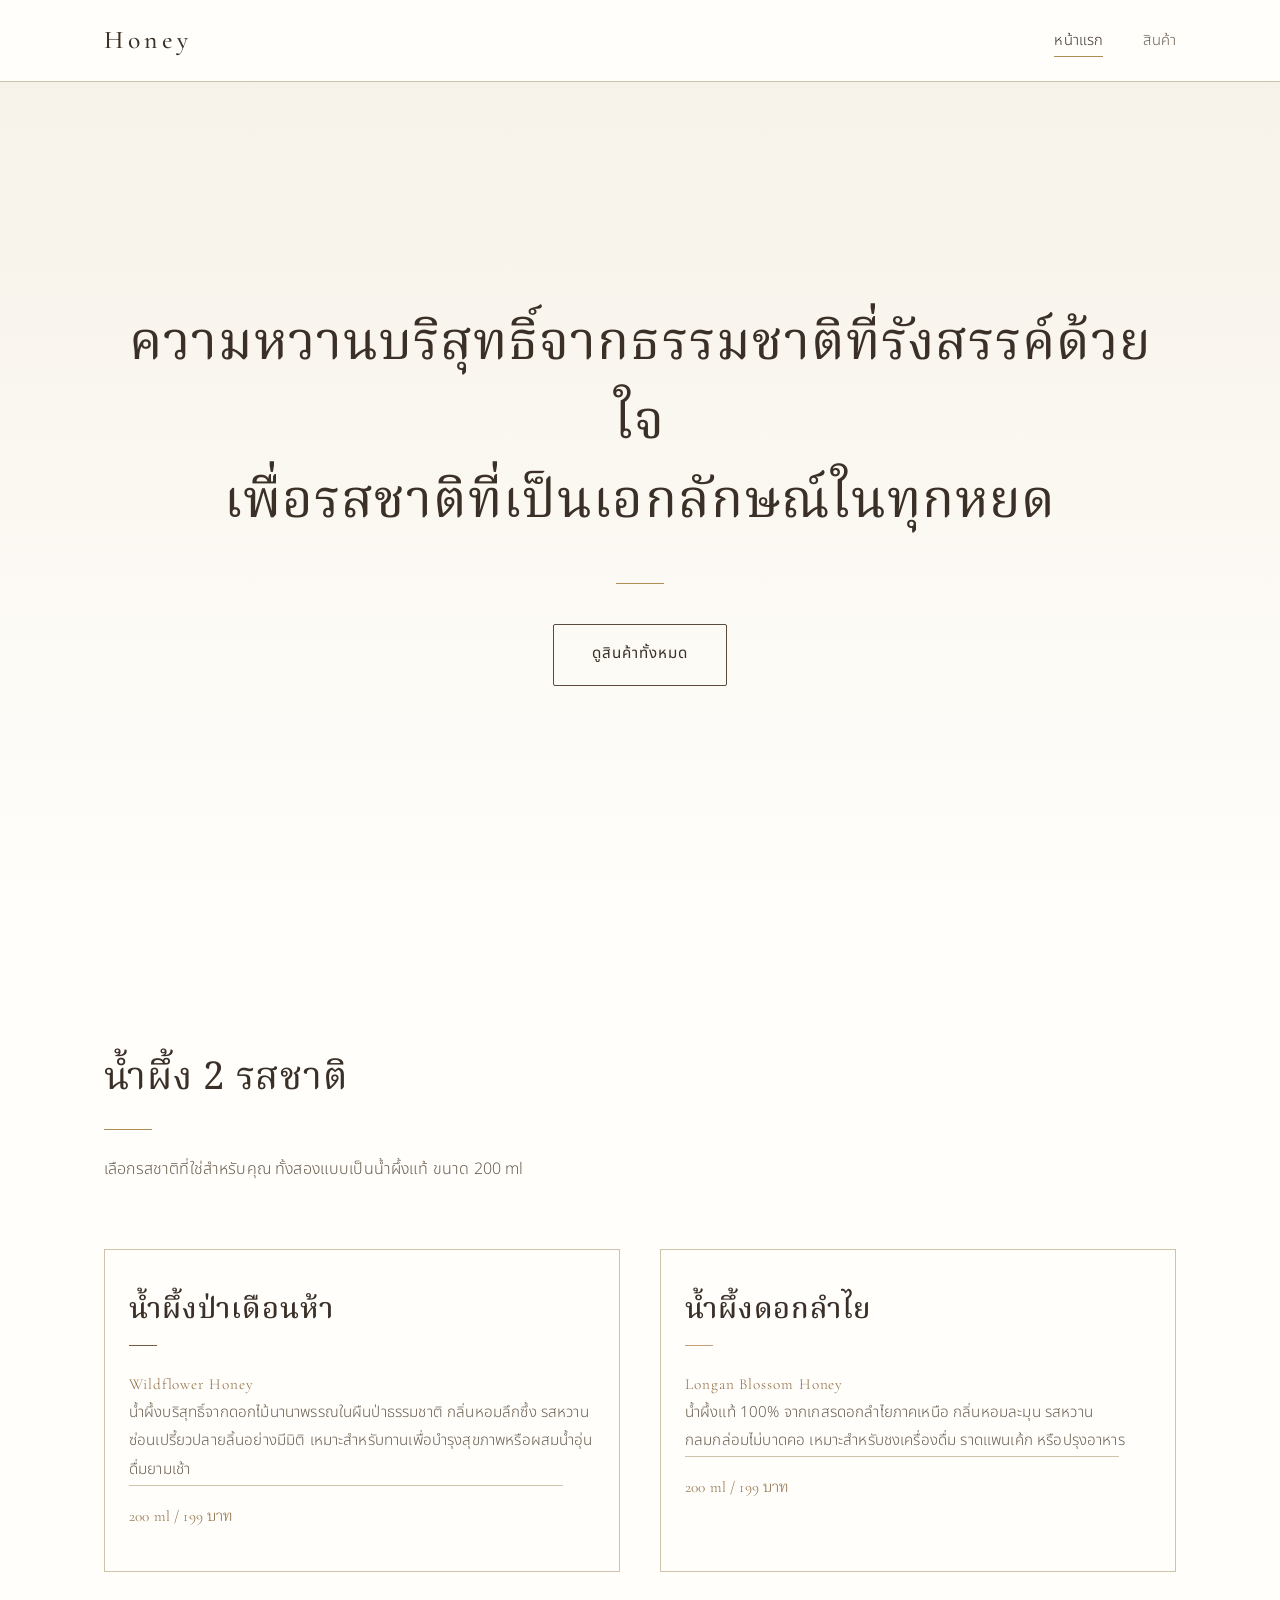
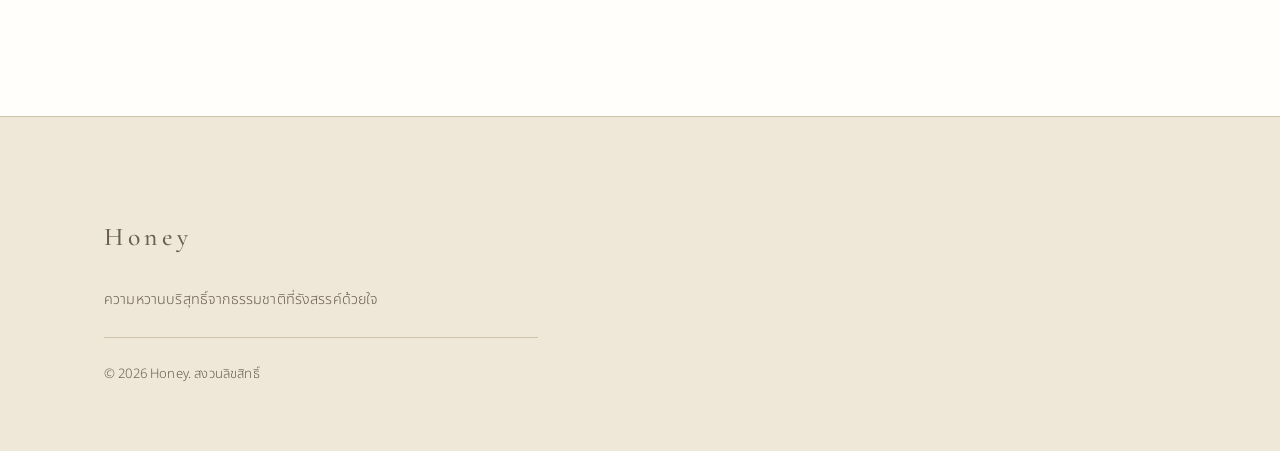
<file: index.html>
<!DOCTYPE html>
<html lang="th">
<head>
  <meta charset="UTF-8">
  <meta name="viewport" content="width=device-width, initial-scale=1">
  <title>Honey — ความหวานบริสุทธิ์จากธรรมชาติ</title>
  <meta name="description" content="Honey น้ำผึ้งแท้จากธรรมชาติ น้ำผึ้งดอกลำไยและน้ำผึ้งป่าเดือนห้า ขนาด 200 ml">
  <link rel="stylesheet" href="style.css">
</head>
<body>

  <header class="site-header">
    <div class="container">
      <a href="index.html" class="brand-name">Honey</a>
      <nav aria-label="เมนูหลัก">
        <ul class="nav">
          <li><a href="index.html" aria-current="page">หน้าแรก</a></li>
          <li><a href="product.html">สินค้า</a></li>
        </ul>
      </nav>
    </div>
  </header>

  <main>
    <section class="hero hero--full">
      <div class="container">
        <h1>
          <span>ความหวานบริสุทธิ์จากธรรมชาติที่รังสรรค์ด้วยใจ</span>
          <span>เพื่อรสชาติที่เป็นเอกลักษณ์ในทุกหยด</span>
        </h1>
        <hr class="rule">
        <a href="product.html" class="btn">ดูสินค้าทั้งหมด</a>
      </div>
    </section>

    <section class="section" id="flavors">
      <div class="container">
        <div class="section-head">
          <h2>น้ำผึ้ง 2 รสชาติ</h2>
          <hr class="rule">
          <p>เลือกรสชาติที่ใช่สำหรับคุณ ทั้งสองแบบเป็นน้ำผึ้งแท้ ขนาด 200 ml</p>
        </div>

        <div class="grid grid--2">
          <a class="mood-card" data-mood="confident" href="product.html?mood=confident">
            <h3 class="mood-card__name">น้ำผึ้งป่าเดือนห้า</h3>
            <p class="mood-card__sub">Wildflower Honey</p>
            <p>น้ำผึ้งบริสุทธิ์จากดอกไม้นานาพรรณในผืนป่าธรรมชาติ กลิ่นหอมลึกซึ้ง รสหวานซ่อนเปรี้ยวปลายลิ้นอย่างมีมิติ เหมาะสำหรับทานเพื่อบำรุงสุขภาพหรือผสมน้ำอุ่นดื่มยามเช้า</p>
            <p class="mood-card__meta">200 ml / 199 บาท</p>
          </a>

          <a class="mood-card" data-mood="sweet" href="product.html?mood=sweet">
            <h3 class="mood-card__name">น้ำผึ้งดอกลำไย</h3>
            <p class="mood-card__sub">Longan Blossom Honey</p>
            <p>น้ำผึ้งแท้ 100% จากเกสรดอกลำไยภาคเหนือ กลิ่นหอมละมุน รสหวานกลมกล่อมไม่บาดคอ เหมาะสำหรับชงเครื่องดื่ม ราดแพนเค้ก หรือปรุงอาหาร</p>
            <p class="mood-card__meta">200 ml / 199 บาท</p>
          </a>
        </div>
      </div>
    </section>
  </main>

  <footer class="site-footer">
    <div class="container">
      <p class="brand-name">Honey</p>
      <p>ความหวานบริสุทธิ์จากธรรมชาติที่รังสรรค์ด้วยใจ</p>
      <p class="footer-note">&copy; 2026 Honey. สงวนลิขสิทธิ์</p>
    </div>
  </footer>

  <script src="script.js"></script>
</body>
</html>
</file>
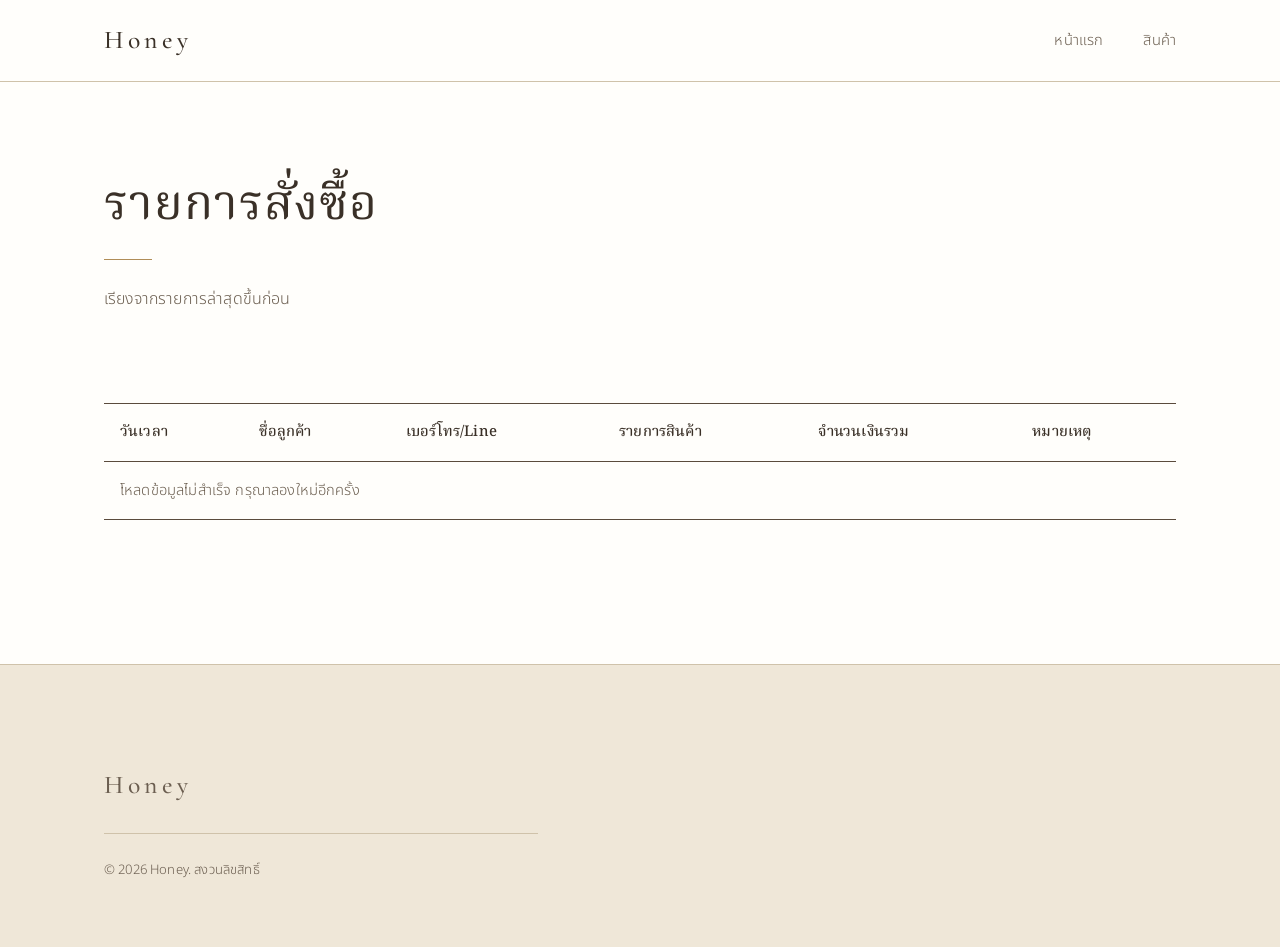
<file: admin.html>
<!DOCTYPE html>
<html lang="th">
<head>
  <meta charset="UTF-8">
  <meta name="viewport" content="width=device-width, initial-scale=1">
  <meta name="robots" content="noindex, nofollow">
  <title>รายการสั่งซื้อ — Honey</title>
  <link rel="stylesheet" href="style.css">
</head>
<body>

  <header class="site-header">
    <div class="container">
      <a href="index.html" class="brand-name">Honey</a>
      <nav aria-label="เมนูหลัก">
        <ul class="nav">
          <li><a href="index.html">หน้าแรก</a></li>
          <li><a href="product.html">สินค้า</a></li>
        </ul>
      </nav>
    </div>
  </header>

  <main>
    <section class="page-head">
      <div class="container">
        <h1>รายการสั่งซื้อ</h1>
        <hr class="rule">
        <p>เรียงจากรายการล่าสุดขึ้นก่อน</p>
      </div>
    </section>

    <section class="section" style="padding-top: 0;">
      <div class="container">
        <div class="table-wrap">
          <table id="ordersTable" class="data-table">
            <thead>
              <tr>
                <th scope="col">วันเวลา</th>
                <th scope="col">ชื่อลูกค้า</th>
                <th scope="col">เบอร์โทร/Line</th>
                <th scope="col">รายการสินค้า</th>
                <th scope="col">จำนวนเงินรวม</th>
                <th scope="col">หมายเหตุ</th>
              </tr>
            </thead>
            <tbody></tbody>
          </table>
        </div>
      </div>
    </section>
  </main>

  <footer class="site-footer">
    <div class="container">
      <p class="brand-name">Honey</p>
      <p class="footer-note">&copy; 2026 Honey. สงวนลิขสิทธิ์</p>
    </div>
  </footer>

  <script src="script.js"></script>
</body>
</html>
</file>
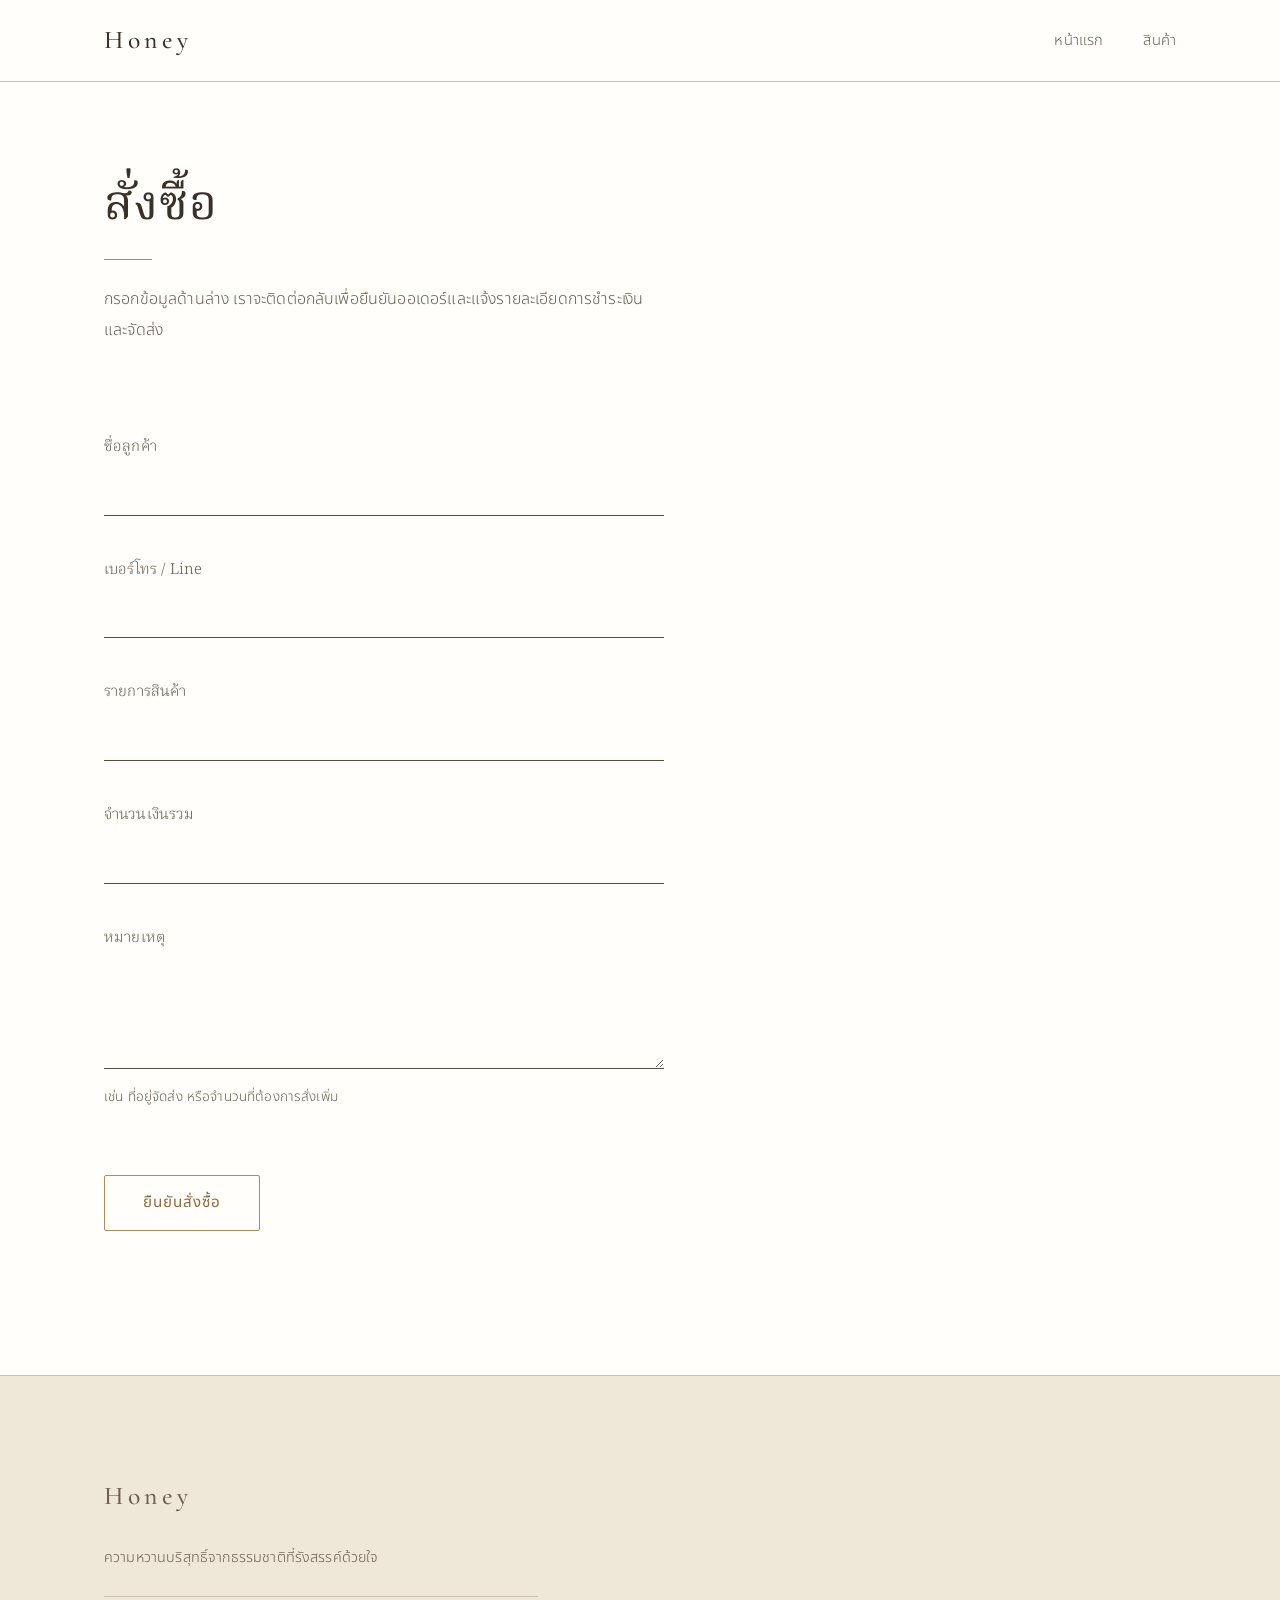
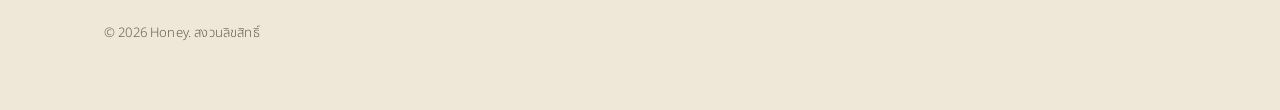
<file: order.html>
<!DOCTYPE html>
<html lang="th">
<head>
  <meta charset="UTF-8">
  <meta name="viewport" content="width=device-width, initial-scale=1">
  <title>สั่งซื้อ — Honey</title>
  <link rel="stylesheet" href="style.css">
</head>
<body>

  <header class="site-header">
    <div class="container">
      <a href="index.html" class="brand-name">Honey</a>
      <nav aria-label="เมนูหลัก">
        <ul class="nav">
          <li><a href="index.html">หน้าแรก</a></li>
          <li><a href="product.html">สินค้า</a></li>
        </ul>
      </nav>
    </div>
  </header>

  <main>
    <section class="page-head">
      <div class="container">
        <h1>สั่งซื้อ</h1>
        <hr class="rule">
        <p>กรอกข้อมูลด้านล่าง เราจะติดต่อกลับเพื่อยืนยันออเดอร์และแจ้งรายละเอียดการชำระเงินและจัดส่ง</p>
      </div>
    </section>

    <section class="section" style="padding-top: 0;">
      <div class="container">
        <form id="orderForm" class="form-wrap">
          <div class="form-field">
            <label for="customerName">ชื่อลูกค้า</label>
            <input type="text" id="customerName" name="customerName" autocomplete="name" required>
          </div>

          <div class="form-field">
            <label for="contact">เบอร์โทร / Line</label>
            <input type="text" id="contact" name="contact" autocomplete="tel" required>
          </div>

          <div class="form-field">
            <label for="items">รายการสินค้า</label>
            <input type="text" id="items" name="items" required>
          </div>

          <div class="form-field">
            <label for="total">จำนวนเงินรวม</label>
            <input type="text" id="total" name="total" required>
          </div>

          <div class="form-field">
            <label for="note">หมายเหตุ</label>
            <textarea id="note" name="note" rows="3"></textarea>
            <p class="form-hint">เช่น ที่อยู่จัดส่ง หรือจำนวนที่ต้องการสั่งเพิ่ม</p>
          </div>

          <div class="form-actions">
            <button type="submit" class="btn btn--gold">ยืนยันสั่งซื้อ</button>
          </div>
        </form>
      </div>
    </section>
  </main>

  <footer class="site-footer">
    <div class="container">
      <p class="brand-name">Honey</p>
      <p>ความหวานบริสุทธิ์จากธรรมชาติที่รังสรรค์ด้วยใจ</p>
      <p class="footer-note">&copy; 2026 Honey. สงวนลิขสิทธิ์</p>
    </div>
  </footer>

  <script src="script.js"></script>
</body>
</html>
</file>
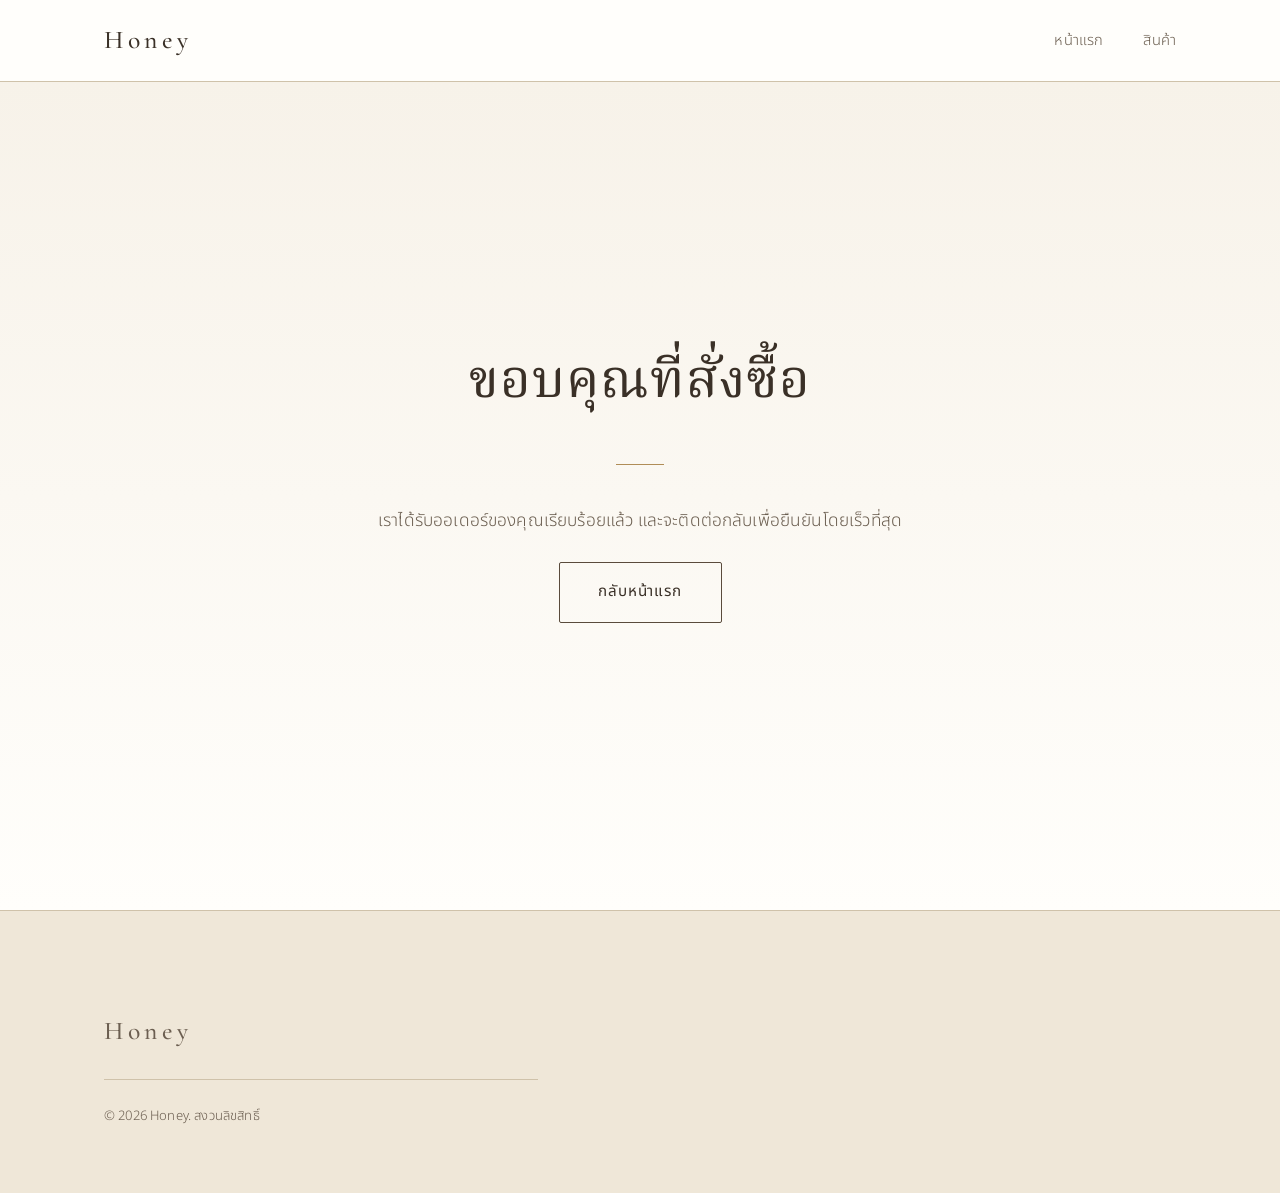
<file: thankyou.html>
<!DOCTYPE html>
<html lang="th">
<head>
  <meta charset="UTF-8">
  <meta name="viewport" content="width=device-width, initial-scale=1">
  <title>ขอบคุณ — Honey</title>
  <link rel="stylesheet" href="style.css">
</head>
<body>

  <header class="site-header">
    <div class="container">
      <a href="index.html" class="brand-name">Honey</a>
      <nav aria-label="เมนูหลัก">
        <ul class="nav">
          <li><a href="index.html">หน้าแรก</a></li>
          <li><a href="product.html">สินค้า</a></li>
        </ul>
      </nav>
    </div>
  </header>

  <main>
    <section class="hero hero--full">
      <div class="container text-center">
        <h1>ขอบคุณที่สั่งซื้อ</h1>
        <hr class="rule">
        <p>เราได้รับออเดอร์ของคุณเรียบร้อยแล้ว และจะติดต่อกลับเพื่อยืนยันโดยเร็วที่สุด</p>
        <p><a href="index.html" class="btn">กลับหน้าแรก</a></p>
      </div>
    </section>
  </main>

  <footer class="site-footer">
    <div class="container">
      <p class="brand-name">Honey</p>
      <p class="footer-note">&copy; 2026 Honey. สงวนลิขสิทธิ์</p>
    </div>
  </footer>

  <script src="script.js"></script>
</body>
</html>
</file>
<file: style.css>
/* =========================================================
   Honey — Premium Minimal Theme
   โทน: ขาว · ครีม · เบจเข้ม  |  accent: ทอง/บรอนซ์อ่อน
   ========================================================= */

@import url("https://fonts.googleapis.com/css2?family=Cormorant+Garamond:ital,wght@0,400;0,500;0,600;1,400&family=Noto+Serif+Thai:wght@300;400;500;600&family=Noto+Sans+Thai:wght@300;400;500&display=swap");

/* ---------- Design tokens ---------- */
:root {
  /* พื้นหลัง */
  --white: #fffefb;
  --cream: #f7f2e9;
  --cream-deep: #efe7d8;
  --beige: #d9ccb4;

  /* ตัวอักษร / เส้น */
  --ink: #3a3027;          /* น้ำตาลเข้มนุ่ม ใช้แทนดำ */
  --ink-soft: #6b5e50;
  --line: #cfc2aa;
  --line-dark: #5a4b3c;    /* เส้นบางสีเข้มนุ่มตา */

  /* accent ทอง/บรอนซ์อ่อน */
  --gold: #b08d57;
  --gold-soft: #cfb27f;
  --bronze: #8c6a3f;

  /* mood — แตะเบาๆ เฉพาะจุดเล็กๆ / เส้นใต้หัวข้อ */
  --mood-fresh: #8fa08a;
  --mood-sweet: #c9a27c;
  --mood-confident: #7a5c43;
  --mood-romance: #b58a86;

  /* ฟอนต์ */
  --font-serif: "Cormorant Garamond", "Noto Serif Thai", Georgia, serif;
  --font-serif-th: "Noto Serif Thai", "Cormorant Garamond", Georgia, serif;
  --font-sans: "Noto Sans Thai", "Helvetica Neue", Arial, sans-serif;

  /* spacing */
  --space-1: 0.5rem;
  --space-2: 1rem;
  --space-3: 1.5rem;
  --space-4: 2.5rem;
  --space-5: 4rem;
  --space-6: 6rem;
  --space-7: 9rem;

  --container: 1120px;
  --radius: 2px;
  --hairline: 1px;
  --ease: cubic-bezier(0.2, 0.6, 0.2, 1);
}

/* ---------- Reset / base ---------- */
*,
*::before,
*::after { box-sizing: border-box; }

html {
  scroll-behavior: smooth;
  -webkit-text-size-adjust: 100%;
}

body {
  margin: 0;
  background: var(--white);
  color: var(--ink);
  font-family: var(--font-sans);
  font-weight: 300;
  font-size: 1rem;
  line-height: 1.9;
  letter-spacing: 0.01em;
  -webkit-font-smoothing: antialiased;
}

img { max-width: 100%; display: block; }

a {
  color: inherit;
  text-decoration: none;
}

::selection { background: var(--beige); color: var(--ink); }

:focus-visible {
  outline: 1px solid var(--gold);
  outline-offset: 4px;
}

/* ---------- Typography ---------- */
h1, h2, h3, h4 {
  font-family: var(--font-serif-th);
  font-weight: 400;
  line-height: 1.35;
  letter-spacing: 0.02em;
  margin: 0 0 var(--space-3);
  color: var(--ink);
}

h1 { font-size: clamp(2.4rem, 5.5vw, 4.2rem); line-height: 1.2; }
h2 { font-size: clamp(1.7rem, 3.2vw, 2.4rem); }
h3 { font-size: 1.3rem; }
h4 { font-size: 1.05rem; }

p {
  margin: 0 0 var(--space-3);
  color: var(--ink-soft);
  max-width: 62ch;
}

.brand-name {
  font-family: var(--font-serif);
  font-weight: 500;
  font-size: 1.6rem;
  letter-spacing: 0.18em;
}

.lead {
  font-family: var(--font-serif-th);
  font-size: 1.15rem;
  color: var(--ink-soft);
}

.text-gold { color: var(--gold); }
.text-center { text-align: center; }
.text-center p { margin-left: auto; margin-right: auto; }

/* เส้นทองสั้นๆ ใต้หัวข้อ */
.rule {
  display: block;
  width: 48px;
  height: var(--hairline);
  background: var(--gold);
  margin: var(--space-3) 0;
  border: 0;
}
.text-center .rule { margin-left: auto; margin-right: auto; }

/* ---------- Layout ---------- */
.container {
  width: 100%;
  max-width: var(--container);
  margin: 0 auto;
  padding: 0 var(--space-3);
}

.section {
  padding: var(--space-7) 0;
}
.section--cream { background: var(--cream); }
.section--deep  { background: var(--cream-deep); }

.section-head {
  margin-bottom: var(--space-5);
}

.grid {
  display: grid;
  gap: var(--space-5) var(--space-4);
}
.grid--2 { grid-template-columns: repeat(2, 1fr); }
.grid--3 { grid-template-columns: repeat(3, 1fr); }

/* ---------- Header / Nav ---------- */
.site-header {
  position: sticky;
  top: 0;
  z-index: 50;
  background: rgba(255, 254, 251, 0.92);
  backdrop-filter: blur(8px);
  border-bottom: var(--hairline) solid var(--line);
}

.site-header .container {
  display: flex;
  align-items: center;
  justify-content: space-between;
  padding-top: var(--space-2);
  padding-bottom: var(--space-2);
}

.nav {
  display: flex;
  gap: var(--space-4);
  list-style: none;
  margin: 0;
  padding: 0;
}

.nav a {
  font-size: 0.92rem;
  color: var(--ink-soft);
  padding-bottom: 4px;
  border-bottom: var(--hairline) solid transparent;
  transition: color 0.3s var(--ease), border-color 0.3s var(--ease);
}
.nav a:hover,
.nav a[aria-current="page"] {
  color: var(--ink);
  border-color: var(--gold);
}

/* ---------- Hero ---------- */
.hero {
  padding: var(--space-7) 0 var(--space-6);
  background: linear-gradient(180deg, var(--cream) 0%, var(--white) 100%);
}
.hero .container {
  display: grid;
  grid-template-columns: 1.1fr 0.9fr;
  gap: var(--space-5);
  align-items: center;
}
.hero p { font-size: 1.08rem; }

/* ---------- Buttons — เส้นบาง ไม่ฉูดฉาด ---------- */
.btn {
  display: inline-block;
  font-family: var(--font-sans);
  font-size: 0.95rem;
  font-weight: 400;
  letter-spacing: 0.06em;
  color: var(--ink);
  background: transparent;
  border: var(--hairline) solid var(--line-dark);
  border-radius: var(--radius);
  padding: 0.95rem 2.4rem;
  cursor: pointer;
  transition: background 0.35s var(--ease), color 0.35s var(--ease),
              border-color 0.35s var(--ease);
}
.btn:hover {
  background: var(--ink);
  color: var(--cream);
  border-color: var(--ink);
}

.btn--gold {
  border-color: var(--gold);
  color: var(--bronze);
}
.btn--gold:hover {
  background: var(--gold);
  border-color: var(--gold);
  color: var(--white);
}

.btn--text {
  border: 0;
  padding: 0 0 4px;
  border-bottom: var(--hairline) solid var(--gold);
  border-radius: 0;
}
.btn--text:hover {
  background: transparent;
  color: var(--bronze);
}

/* ---------- Mood filter ---------- */
.filters {
  display: flex;
  flex-wrap: wrap;
  gap: var(--space-3) var(--space-4);
  margin-bottom: var(--space-5);
}

.filter {
  display: inline-flex;
  align-items: center;
  gap: 0.6rem;
  font-family: var(--font-sans);
  font-size: 0.95rem;
  color: var(--ink-soft);
  background: none;
  border: 0;
  border-bottom: var(--hairline) solid transparent;
  padding: 0 0 4px;
  cursor: pointer;
  transition: color 0.3s var(--ease), border-color 0.3s var(--ease);
}
.filter:hover,
.filter.is-active {
  color: var(--ink);
  border-color: var(--line-dark);
}

/* ---------- Mood dot — จุดเล็กๆ เท่านั้น ---------- */
.mood-dot {
  display: inline-block;
  width: 7px;
  height: 7px;
  border-radius: 50%;
  background: var(--mood, var(--gold));
  flex-shrink: 0;
}

[data-mood="fresh"]     { --mood: var(--mood-fresh); }
[data-mood="sweet"]     { --mood: var(--mood-sweet); }
[data-mood="confident"] { --mood: var(--mood-confident); }
[data-mood="romance"]   { --mood: var(--mood-romance); }

/* ---------- Product card ---------- */
.card {
  background: transparent;           /* ไม่ทาสีพื้นการ์ดตาม mood */
  border: 0;
  display: flex;
  flex-direction: column;
}

.card__media {
  background: var(--cream);
  border: var(--hairline) solid var(--line);
  aspect-ratio: 4 / 5;
  overflow: hidden;
  margin-bottom: var(--space-3);
}
.card__media img {
  width: 100%;
  height: 100%;
  object-fit: cover;
  transition: transform 0.9s var(--ease);
}
.card:hover .card__media img { transform: scale(1.03); }

.card__mood {
  display: flex;
  align-items: center;
  gap: 0.6rem;
  font-size: 0.85rem;
  color: var(--ink-soft);
  margin-bottom: var(--space-1);
}

.card__title {
  font-size: 1.3rem;
  margin-bottom: var(--space-1);
}

/* เส้นสั้นใต้ชื่อสินค้า รับสีจาก mood แบบบางเบา */
.card__title::after {
  content: "";
  display: block;
  width: 28px;
  height: var(--hairline);
  background: var(--mood, var(--gold));
  margin-top: var(--space-2);
}

.card__desc {
  font-size: 0.95rem;
  margin-bottom: var(--space-2);
}

.card__meta {
  display: flex;
  justify-content: space-between;
  align-items: baseline;
  margin-top: auto;
  padding-top: var(--space-2);
  border-top: var(--hairline) solid var(--line);
  font-size: 0.9rem;
  color: var(--ink-soft);
}

.price {
  font-family: var(--font-serif);
  font-size: 1.35rem;
  font-weight: 500;
  color: var(--bronze);
  letter-spacing: 0.04em;
}

/* ---------- Feature / value blocks ---------- */
.feature {
  padding-top: var(--space-3);
  border-top: var(--hairline) solid var(--line-dark);
}
.feature .mood-dot { margin-bottom: var(--space-2); }

/* ---------- Form ---------- */
input,
textarea,
select {
  width: 100%;
  font-family: var(--font-sans);
  font-size: 1rem;
  font-weight: 300;
  color: var(--ink);
  background: transparent;
  border: 0;
  border-bottom: var(--hairline) solid var(--line-dark);
  border-radius: 0;
  padding: 0.8rem 0;
  transition: border-color 0.3s var(--ease);
}
input:focus,
textarea:focus,
select:focus {
  outline: none;
  border-color: var(--gold);
}
::placeholder { color: var(--beige); }

/* ---------- Footer ---------- */
.site-footer {
  background: var(--cream-deep);
  border-top: var(--hairline) solid var(--line);
  padding: var(--space-6) 0 var(--space-4);
  font-size: 0.9rem;
  color: var(--ink-soft);
}
.site-footer .grid { margin-bottom: var(--space-5); }
.site-footer a:hover { color: var(--bronze); }
.footer-note {
  padding-top: var(--space-3);
  border-top: var(--hairline) solid var(--line);
  font-size: 0.82rem;
}

/* ---------- Responsive ---------- */
@media (max-width: 960px) {
  .section { padding: var(--space-6) 0; }
  .grid--3 { grid-template-columns: repeat(2, 1fr); }
  .hero .container { grid-template-columns: 1fr; }
}

@media (max-width: 640px) {
  :root { --space-5: 3rem; --space-6: 4rem; --space-7: 5rem; }

  body { line-height: 1.85; }
  .container { padding: 0 var(--space-2); }

  .grid--2,
  .grid--3 { grid-template-columns: 1fr; }

  .site-header .container { flex-direction: column; gap: var(--space-2); }
  .nav { gap: var(--space-3); flex-wrap: wrap; justify-content: center; }

  .btn { width: 100%; text-align: center; }
  .btn--text { width: auto; }

  .filters { gap: var(--space-2) var(--space-3); }
}

/* ---------- Reduced motion ---------- */
@media (prefers-reduced-motion: reduce) {
  html { scroll-behavior: auto; }
  *, *::before, *::after {
    transition-duration: 0.01ms !important;
    animation-duration: 0.01ms !important;
  }
}


/* =========================================================
   หน้าแรก / หน้าสินค้า — ส่วนเพิ่มเติม
   ========================================================= */

.site-header .brand-name { color: var(--ink); }

/* Hero เต็มจอแรก */
.hero--full {
  display: flex;
  align-items: center;
  min-height: calc(100vh - 4.5rem);
  min-height: calc(100svh - 4.5rem);
  padding: var(--space-6) 0;
}
.hero--full .container {
  display: block;
  text-align: center;
}
.hero--full h1 {
  font-size: clamp(1.9rem, 4.4vw, 3.3rem);
  line-height: 1.5;
  max-width: 20em;
  margin: 0 auto;
}
.hero--full h1 span { display: block; }
.hero--full .rule { margin: var(--space-4) auto; }

/* หัวข้อหน้าย่อย */
.page-head { padding: var(--space-6) 0 var(--space-5); }
.page-head h1 { font-size: clamp(2rem, 4vw, 3rem); }

/* การ์ด mood */
.grid--4 { grid-template-columns: repeat(4, 1fr); }

.mood-card {
  display: block;
  padding: var(--space-4) var(--space-3);
  border: var(--hairline) solid var(--line);
  background: transparent;
  transition: border-color 0.35s var(--ease);
}
.mood-card:hover,
.mood-card:focus-visible { border-color: var(--line-dark); }

.mood-card__name {
  font-family: var(--font-serif);
  font-size: 1.8rem;
  font-weight: 500;
  letter-spacing: 0.06em;
  margin: 0 0 var(--space-3);
}
.mood-card__name::after {
  content: "";
  display: block;
  width: 28px;
  height: var(--hairline);
  background: var(--mood, var(--gold));
  margin-top: var(--space-2);
}
.mood-card p {
  margin: 0;
  font-size: 0.95rem;
}

@media (max-width: 960px) {
  .grid--4 { grid-template-columns: repeat(2, 1fr); }
}
@media (max-width: 640px) {
  .grid--4 { grid-template-columns: 1fr; }
  .hero--full {
    min-height: calc(100vh - 7rem);
    min-height: calc(100svh - 7rem);
  }
  .page-head { padding: var(--space-5) 0 var(--space-4); }
}


/* =========================================================
   ฟอร์มสั่งซื้อ / ตารางแอดมิน / ปุ่มที่ปิดใช้งาน
   ========================================================= */

.btn:disabled {
  opacity: 0.45;
  cursor: not-allowed;
}
.btn:disabled:hover {
  background: transparent;
  color: var(--ink);
  border-color: var(--line-dark);
}
.btn--gold:disabled:hover {
  color: var(--bronze);
  border-color: var(--gold);
}

/* ฟอร์ม */
.form-wrap { max-width: 560px; }

.form-field { margin-bottom: var(--space-4); }

.form-field label {
  display: block;
  font-family: var(--font-serif-th);
  font-size: 0.95rem;
  color: var(--ink-soft);
  margin-bottom: 0.2rem;
}

.form-field textarea {
  resize: vertical;
  min-height: 5.5rem;
  line-height: 1.8;
}

.form-hint {
  font-size: 0.85rem;
  color: var(--ink-soft);
  margin: 0.4rem 0 0;
}

.form-actions { margin-top: var(--space-5); }

/* ตาราง */
.table-wrap {
  overflow-x: auto;
  border-top: var(--hairline) solid var(--line-dark);
  border-bottom: var(--hairline) solid var(--line-dark);
}

.data-table {
  width: 100%;
  min-width: 760px;
  border-collapse: collapse;
  font-size: 0.92rem;
}
.data-table th,
.data-table td {
  text-align: left;
  vertical-align: top;
  padding: var(--space-2) var(--space-2);
  border-bottom: var(--hairline) solid var(--line);
  line-height: 1.7;
}
.data-table th {
  font-family: var(--font-serif-th);
  font-weight: 500;
  color: var(--ink);
  white-space: nowrap;
  border-bottom-color: var(--line-dark);
}
.data-table td { color: var(--ink-soft); }
.data-table tbody tr:last-child td { border-bottom: 0; }

@media (max-width: 640px) {
  .form-actions .btn { width: 100%; }
}


/* การ์ดรสชาติ (หน้าแรก) */
.mood-card__name { letter-spacing: 0.03em; }
.mood-card__sub {
  font-family: var(--font-serif);
  font-size: 1.05rem;
  letter-spacing: 0.06em;
  color: var(--bronze);
  margin: calc(var(--space-2) * -1) 0 var(--space-3);
}
.mood-card__meta {
  margin-top: var(--space-3);
  padding-top: var(--space-2);
  border-top: var(--hairline) solid var(--line);
  font-family: var(--font-serif);
  font-size: 1.15rem;
  color: var(--bronze);
}


/* ระยะห่างระหว่างราคากับปุ่มสั่งซื้อในการ์ดสินค้า */
.card__meta + p {
  margin: var(--space-3) 0 0;
}
</file>
